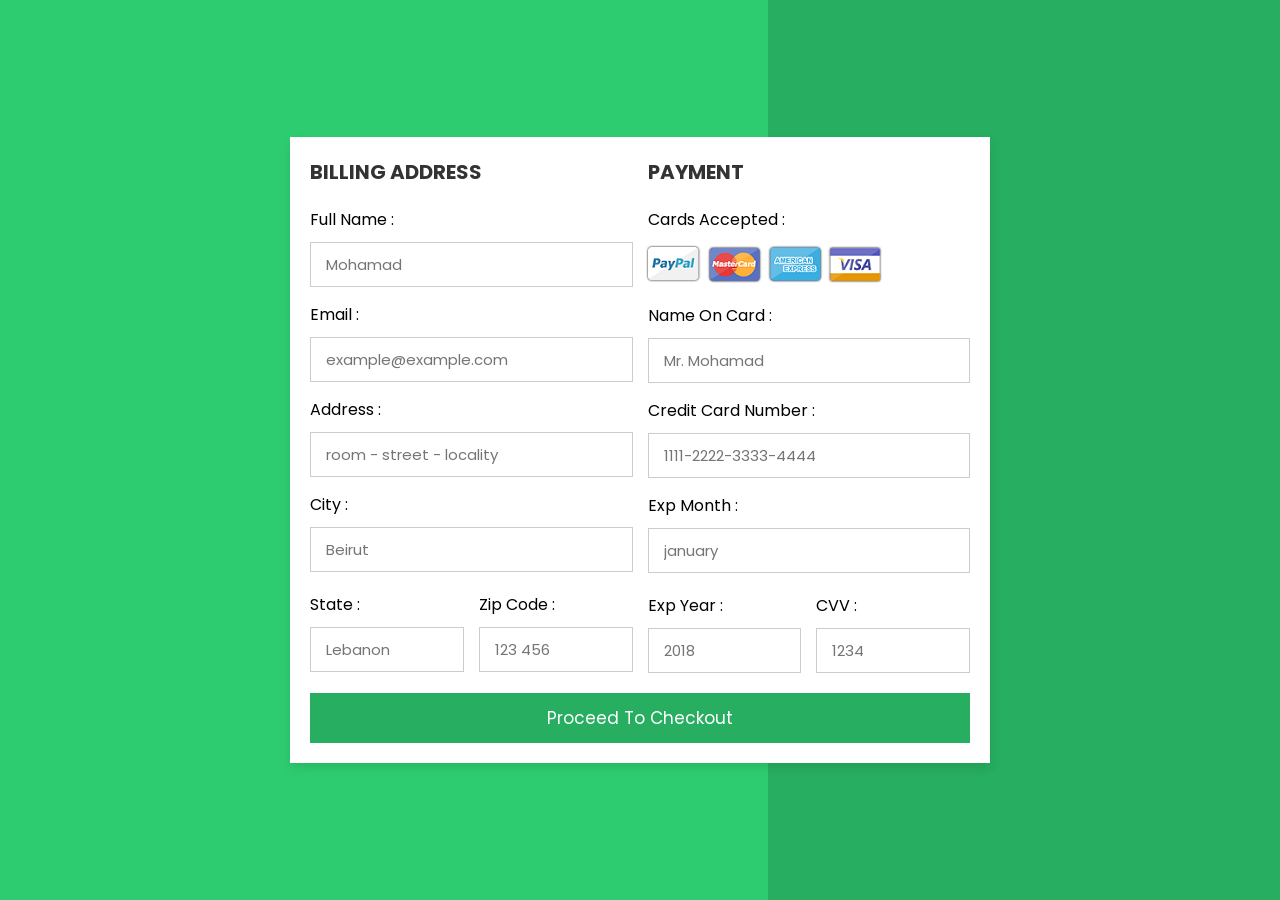
<file: dafe3.html>
<!DOCTYPE html>
<html lang="en">
<head>
    <meta charset="UTF-8">
    <meta http-equiv="X-UA-Compatible" content="IE=edge">
    <meta name="viewport" content="width=device-width, initial-scale=1.0">
    
    <!-- custom css file link  -->
    <link rel="stylesheet" href="dafe3.css">

</head>
<body>
<div class="container">
    <form id="myForm">
        <div class="row">
            <div class="col">
                <h3 class="title">billing address</h3>
                <div class="inputBox">
                    <span>full name :</span>
                    <input id="fname" type="text" placeholder="Mohamad">
                </div>
                <div class="inputBox">
                    <span>email :</span>
                    <input id="email" type="email" placeholder="example@example.com">
                </div>
                <div class="inputBox">
                    <span>address :</span>
                    <input id="adress" type="text" placeholder="room - street - locality">
                </div>
                <div class="inputBox">
                    <span>city :</span>
                    <input id="city" type="text" placeholder="Beirut">
                </div>
                <div class="flex">
                    <div class="inputBox">
                        <span>state :</span>
                        <input id="state" type="text" placeholder="Lebanon">
                    </div>
                    <div class="inputBox">
                        <span>zip code :</span>
                        <input id="zipecode" type="text" placeholder="123 456">
                    </div>
                </div>

            </div>

            <div class="col">
                <h3 class="title">payment</h3>
                <div class="inputBox">
                    <span>cards accepted :</span>
                    <img src="card_img.png" alt="">
                </div>
                <div class="inputBox">
                    <span>name on card :</span>
                    <input id="card" type="text" placeholder="Mr. Mohamad ">
                </div>
                <div class="inputBox">
                    <span>credit card number :</span>
                    <input id="credit" type="tel" placeholder="1111-2222-3333-4444">
                </div>
                <div class="inputBox">
                    <span>exp month :</span>
                    <input id="exp"  type="text" placeholder="january">
                </div>

                <div class="flex">
                    <div class="inputBox">
                        <span>exp year :</span>
                        <input id="expy" type="number" placeholder="2018">
                    </div>
                    <div class="inputBox">
                        <span>CVV :</span>
                        <input id="CVV" type="text" placeholder="1234">
                    </div>
                </div>
            </div>
        </div>
        <input type="button" value="proceed to checkout" class="submit-btn">
    </form>
</div>    
<script>
    //-----------------------take variable--------------------------//
    var card = document.querySelector("#credit");
    var cvv = document.querySelector("#CVV");
    var fname = document.querySelector("#fname");
    var btn = document.querySelector(".submit-btn");
    var inp=document.getElementsByTagName("input");
    var email=document.querySelector("#email");
    var addres=document.getElementById("adress");
    var city=document.getElementById("city");
    var state=document.getElementById("state");
    var zip=document.getElementById("zipecode");
    var ncard=document.getElementById("card");
    var exp=document.getElementById("exp");
    var expy=document.getElementById("expy");

    //--------------------------------------------------------------//

    //-------------------------------regex--------------------------//
    regex =/[0-9]/;
    regex3 = /^[0-9]{3,}$/;
    regex2 = /[#$@?\/\.!]/;
    regexcard = /^[0-9]{4}\-[0-9]{4}\-[0-9]{4}\-[0-9]{4}$/;
    regexdate= /^[0-9]{2}\-[0-9]{2}\-[0-9]{4}$/;
    regexeamil=/@gmail\.com$/;
    regexzip=/^[0-9]{3}\-[0-9]{3}$/
    regexyear=/[a-zA-Z]/
    //--------------------------------------------------------------//

    //----------------------red tabi3i-------------------------------//
for(let i=0;i<inp.length-1;i++)
inp[i].addEventListener("click",function(){
    for(let j=0;j<inp.length;j++)
    inp[j].style.borderColor="black";
});

   //--------------------------------------------------------------//
    function check() {
       if (card.value ==="" || cvv.value ==="" || fname.value === ""|| email.value === ""|| addres.value === ""|| city.value === ""|| state.value === ""|| zip.value === ""|| ncard.value === ""|| exp.value === ""|| expy.value === "")
      {for(let i=0;i<inp.length-1;i++)
          if(inp[i].value==="")
          inp[i].style.borderColor="red";}
        else if(!regexcard.test(card.value))
      {alert("le card nombre doit etre (xxxx-xxxx-xxxx) tq(x nb)");
      inp[7].style.borderColor="red";}
      else if (regex.test(fname.value) || regex.test(ncard.value) || regex2.test(fname.value))
        {alert("le nom et le name card ne doivent contient pas des chiffre");
        inp[0].style.borderColor="red";
        inp[6].style.borderColor="red";}
        else if (fname.value.length < 4)
        {alert("donner un first name grand");
        inp[0].style.borderColor="red";}      
        else if(!regex3.test(cvv.value) || cvv.value.length!=4)
    {  alert("le cvv ne peut contient autre que 4 nombre");
    inp[10].style.borderColor="red";}
      else if(regex.test(exp.value))
    {alert("invalide month");
    inp[8].style.borderColor="red";}
    else if(regex.test(city.value))
    {alert("invalide city name");
    inp[3].style.borderColor="red";
    }
    else if(regex.test(state.value))
    {
        alert("invalide state");
    inp[4].style.borderColor="red";
    }
    else if(!regexeamil.test(email.value))
    {
        alert("invalid eamil info")
        inp[1].style.borderColor="red";
    }
    else if(!regexzip.test(zip.value))
    {
        alert("invalide zipe code the zipe (111-111)")
        inp[5].style.borderColor="red";
    }
    else if(regexyear.test(expy.value))
    {
        alert("invalide year")
        inp[9].style.borderColor="red";
    }
    else
    btn.type="submit";
    }
    //--------------------------------------------------------------/
    btn.addEventListener("click", check);
  
</script>
</body>
</html>
</file>
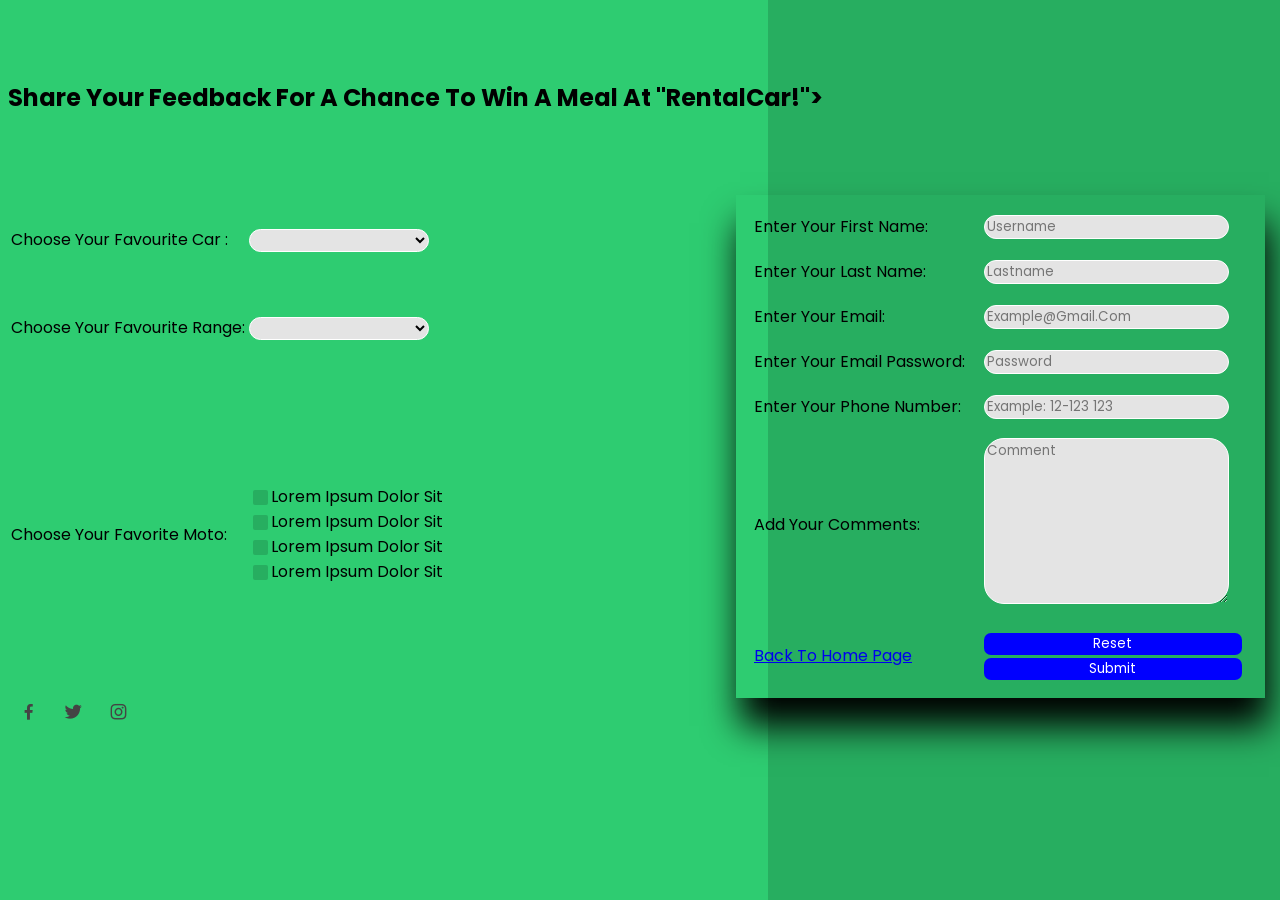
<file: feedback.html>
<!DOCTYPE html>
<html>
    <head>
        <title>FEEDBACK</title>
        <link rel="stylesheet" href="feedback.css">
        <link rel="stylesheet" href="https://cdn.jsdelivr.net/npm/boxicons@latest/css/boxicons.min.css">  
    </head>
    <body>
  
  <div class="first">
        <h2 style=" margin-bottom:80px ; ">
            Share your feedback for a chance to win a meal at "RentalCar!"></h2>
        
      
     <form id="myForm" class="myForm">
        <div class="tableau">
        <table class="svr">
            <tr>
                <td>Choose Your Favourite Car :</td>
                <td>
                    <select class="red" name="CARS" id="CARS">
                        <option value=""></option>
                    <optgroup label="honda">                     
                        <option value="civic">Civic 2018</option>
                        <option value="civic"> Civic 2018</option>
                        <option value="civic"> Civic 2018</option>
                        <option value="civic">Civic 2018</option>
                    </optgroup>
                    <optgroup label="BMW">
                        <option value="BMW">M4 2010</option>
                        <option value="BMW">M5 2019</option>
                        <option value="BMW">M4 2021</option>
                        <option value="BMW">M3 2019</option>
                    <optgroup label="Mercedes Benz">
                        <option value="Mercedes">Mercedes s class</option>
                        <option value="Mercedes">Mercedes c class</option>
                    </optgroup>
                    </select></td>
             <tr>                           
                </td>
                <td>Choose Your Favourite range:</td>
                <td>
                    <select class="red" name="range" id="range">
                        <option value="" ></option>
                        <optgroup label="range rover">
                            <option value="svr">svr 2018</option>
                            <option value="svr">hse sport 2018</option>
                            <option value="svr">hst sport 2018</option>   
                        </optgroup>
                        <optgroup label="G-class">
                            <option value="G-class">G-class 2019</option>
                            <option value="G-class">G-class 1961</option>
                            <option value="G-class">G-class 2022</option>
                        </optgroup>
                     </select>
                 </td>   
             </tr>
             <tr>
                <td>Choose Your Favorite Moto:</td>
                <td><input class="checbox" type="checkbox" name="Moto"><label>Lorem ipsum dolor sit</label><BR>
                    <input class="checbox" type="checkbox" name="Moto"><label>Lorem ipsum dolor sit</label><BR>
                    <input class="checbox" type="checkbox" name="Moto"><label>Lorem ipsum dolor sit</label><BR>
                    <input class="checbox" type="checkbox" name="Moto"><label>Lorem ipsum dolor sit </label>
                </td>    
             </tr>
             </table>
             <table class="sign">
            <tr>
                <td>Enter your first name:</td>
                <td><input type="text" id="fname" placeholder="Username" class="red"></td>
            </tr>
            <tr>
                <td>Enter your last name:</td>
                <td><input type="text" id="lname" placeholder="Lastname" class="red"></td>
            </tr>
            <tr>
                <td>Enter your email:</td>
                <td><input type="email" id="email" placeholder="example@gmail.com" class="red"></td>
            </tr>
            <tr>
                <td>Enter your email password:</td>
                <td><input type="password" id="pass" placeholder="Password" class="red"></td>
            </tr>
            <tr>   
                <td>Enter your phone number:</td>
                <td><input class="red" type="text" id="phonenb" placeholder="Example: 12-123 123" class="red"></td>
            </tr>
            <tr>
                <td>Add Your Comments:</td>
                <td><textarea name="comments" rows="8" cols="20" id="text" placeholder="comment" class="red"></textarea></td>
            </tr>
            <tr>
                <td>
                    <a href="html.html" style="color: rgb(blue);">Back to Home page</a>
                </td>
                <td>
                    <input class="submit" type="reset" value="Reset">
                
                    <input class="submit" type="submit"  value="submit">
                </td>
            </tr> 
        </table>
        
     
    </div>
    
        </div>
            </table>
            
     </form>
     <div class="social">
        <a href="#"><i class="bx bxl-facebook"></i></a>
        <a href="#"><i class="bx bxl-twitter"></i></a>
        <a href="#"><i class="bx bxl-instagram"></i></a>
     </div>
     
        
    </div>
    
<script>
let d = document.getElementById('myForm');
console.log(d)
d.addEventListener("submit",function(event){
   let isValid = test();
   console.log(isValid)
   if(!isValid)
    event.preventDefault();
});
document.getElementById("fname").addEventListener("focus",function(e){
    e.target.style.backgroundColor="green";
 });
 document.getElementById("lname").addEventListener("focus",function(e){
    e.target.style.backgroundColor="green";
 });
 document.getElementById("email").addEventListener("focus",function(e){
    e.target.style.backgroundColor="green";
 });
 document.getElementById("pass").addEventListener("focus",function(e){
    e.target.style.backgroundColor="green";
 });
 document.getElementById("phonenb").addEventListener("focus",function(e){
    e.target.style.backgroundColor="green";
 });
 document.getElementById("text").addEventListener("focus",function(e){
    e.target.style.backgroundColor="green";
 });
 document.getElementById("fname").addEventListener("blur",function(e){
    e.target.style.backgroundColor="white";
 });
 document.getElementById("lname").addEventListener("blur",function(e){
    e.target.style.backgroundColor="white";
 });
 document.getElementById("email").addEventListener("blur",function(e){
    e.target.style.backgroundColor="white";
 });
 document.getElementById("pass").addEventListener("blur",function(e){
    e.target.style.backgroundColor="white";
 });
 document.getElementById("phonenb").addEventListener("blur",function(e){
    e.target.style.backgroundColor="white";
 });
 document.getElementById("text").addEventListener("blur",function(e){
    e.target.style.backgroundColor="white";
 });
 
function test(){
    var fname=document.getElementById("fname").value;
    var lname=document.getElementById("lname").value;
    var email=document.getElementById("email").value;
    var pass=document.getElementById("pass").value;
    var phonenb=document.getElementById("phonenb").value;
   var CARS=document.getElementById("CARS").value;
    var range=document.getElementById("range").value;
   if(CARS==="")
   {
    alert("Oups!You didn't choose your favorite CARS!");
    return false;
   }
   
   if(range==="")
   {
     alert("Please make sure to choose your favorite range.");
     return false;
   }
   if( fname==="" || lname==="" || email==="" || pass==="" || phonenb==="" )
    {
        alert("Please,make sure to fill all fields");
        return false;
    }
    var checkboxes=document.getElementsByName("Moto");
    var check=0;
    for(var i=0;i<checkboxes.length;i++)
    {
        if(checkboxes[i].checked)
        {
            check=1;
            break;
        }
    }
        if(check===0)
        {alert("oups!you forgot to choose your favorite moto");
          return false;
        }
    
    
    if(fname[0].search(/[A-Z]/)==1)
    { 
        alert("The first name starts with capital letter");
        return false;
    }
    if(lname[0].search(/[A-Z]/)==1)
    { 
        alert("The last name starts with capital letter");
        return false;
    }
    if(fname.search(/[0-9]/)!=-1 || lname.search(/[0-9]/)!=-1)
    {
        alert("The first and Last name must not contain a number")
        return false;
    }
    if(pass.length<8 || pass.length>15)
    {
        alert("the password must contains 8 to 15 characters");
        return false;
    }
    if(phonenb.search(/^[0-9]{8}$/)==-1)
    {  
       alert("The phone number must contains 8 numbers only!");
        return false;
    }
    if(pass.search(/[A-Z]/)==-1 || pass.search(/[a-z]/)==-1 || pass(/[0-9]/)==-1)
    {
        alert("the password must contains different characters (capital and small letters and numbers)");
        return false;
    }
    
  if(phonenb.search(/^[0-9]{8}$/)==-1)
    {  
       alert("The phone number must contains 8 numbers only!");
        return false;
    }
   else {return true;}
}
</script>
    </body>
</html>
</file>
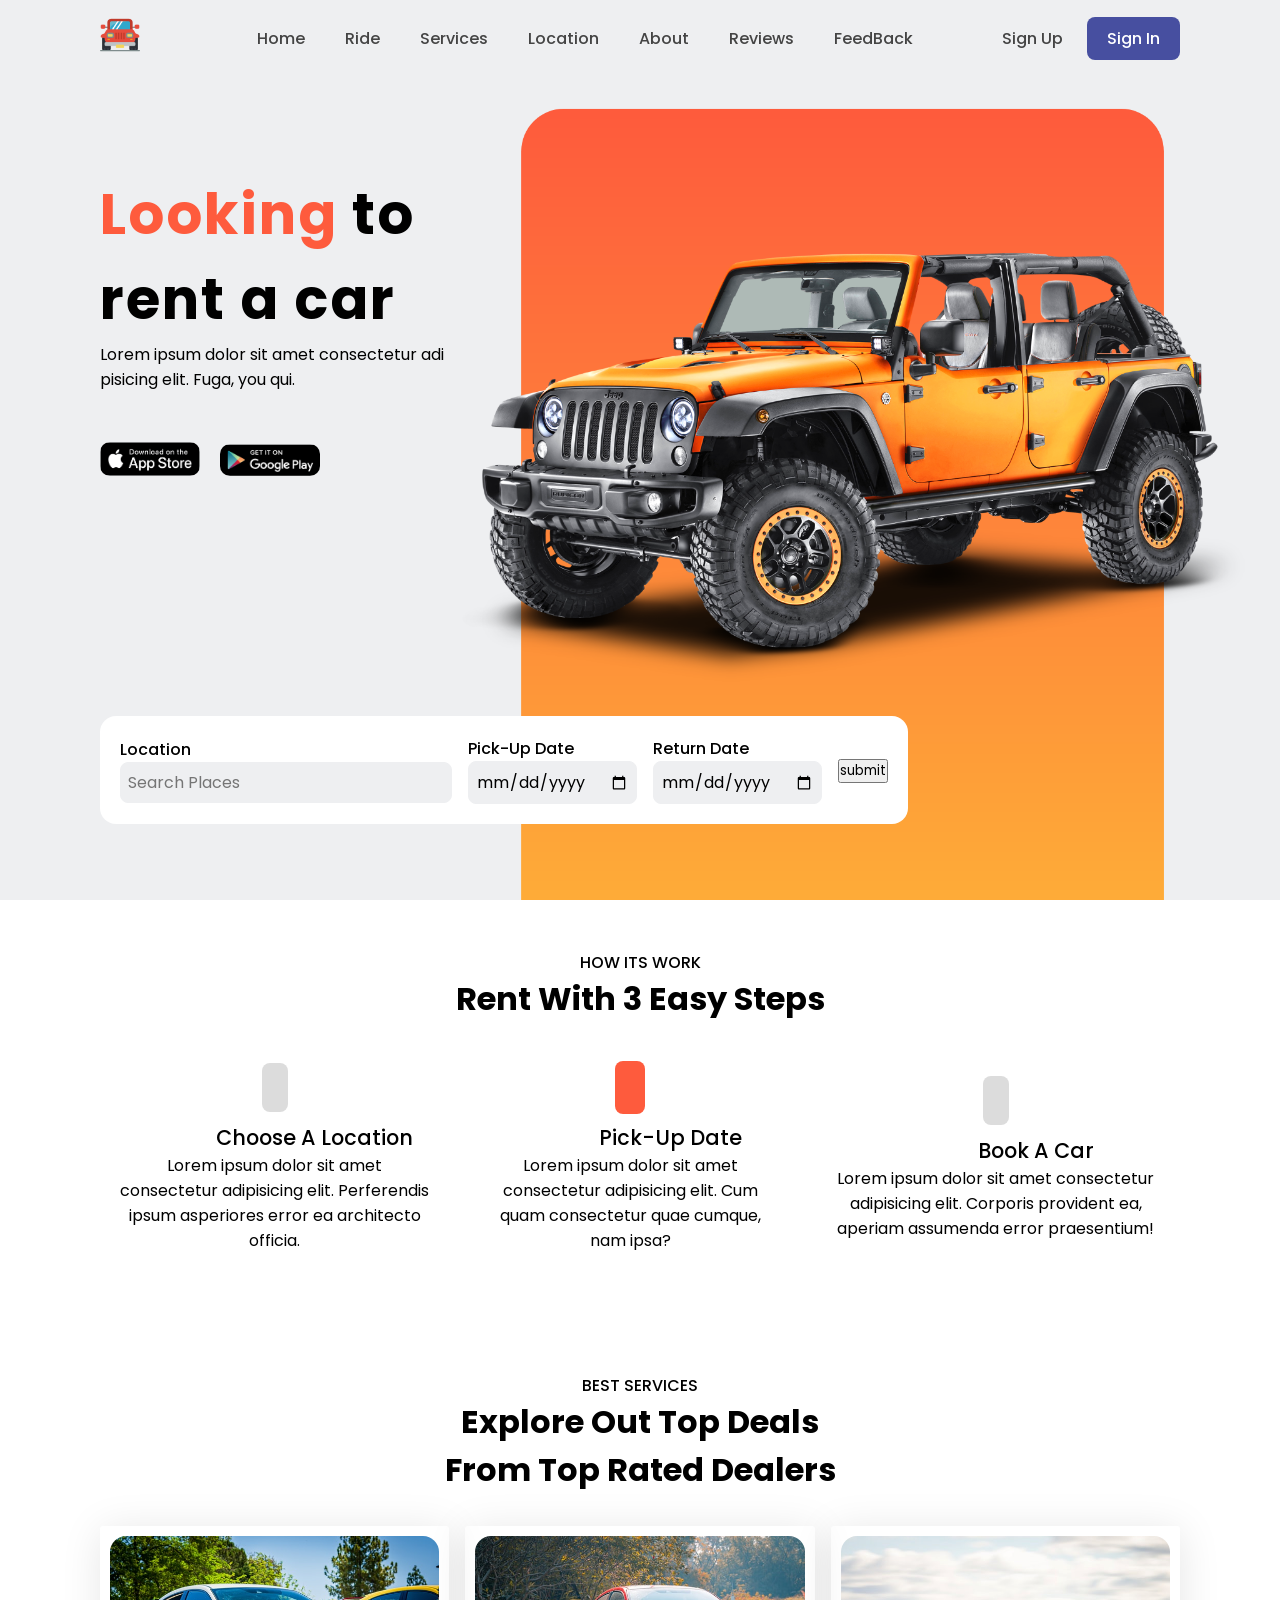
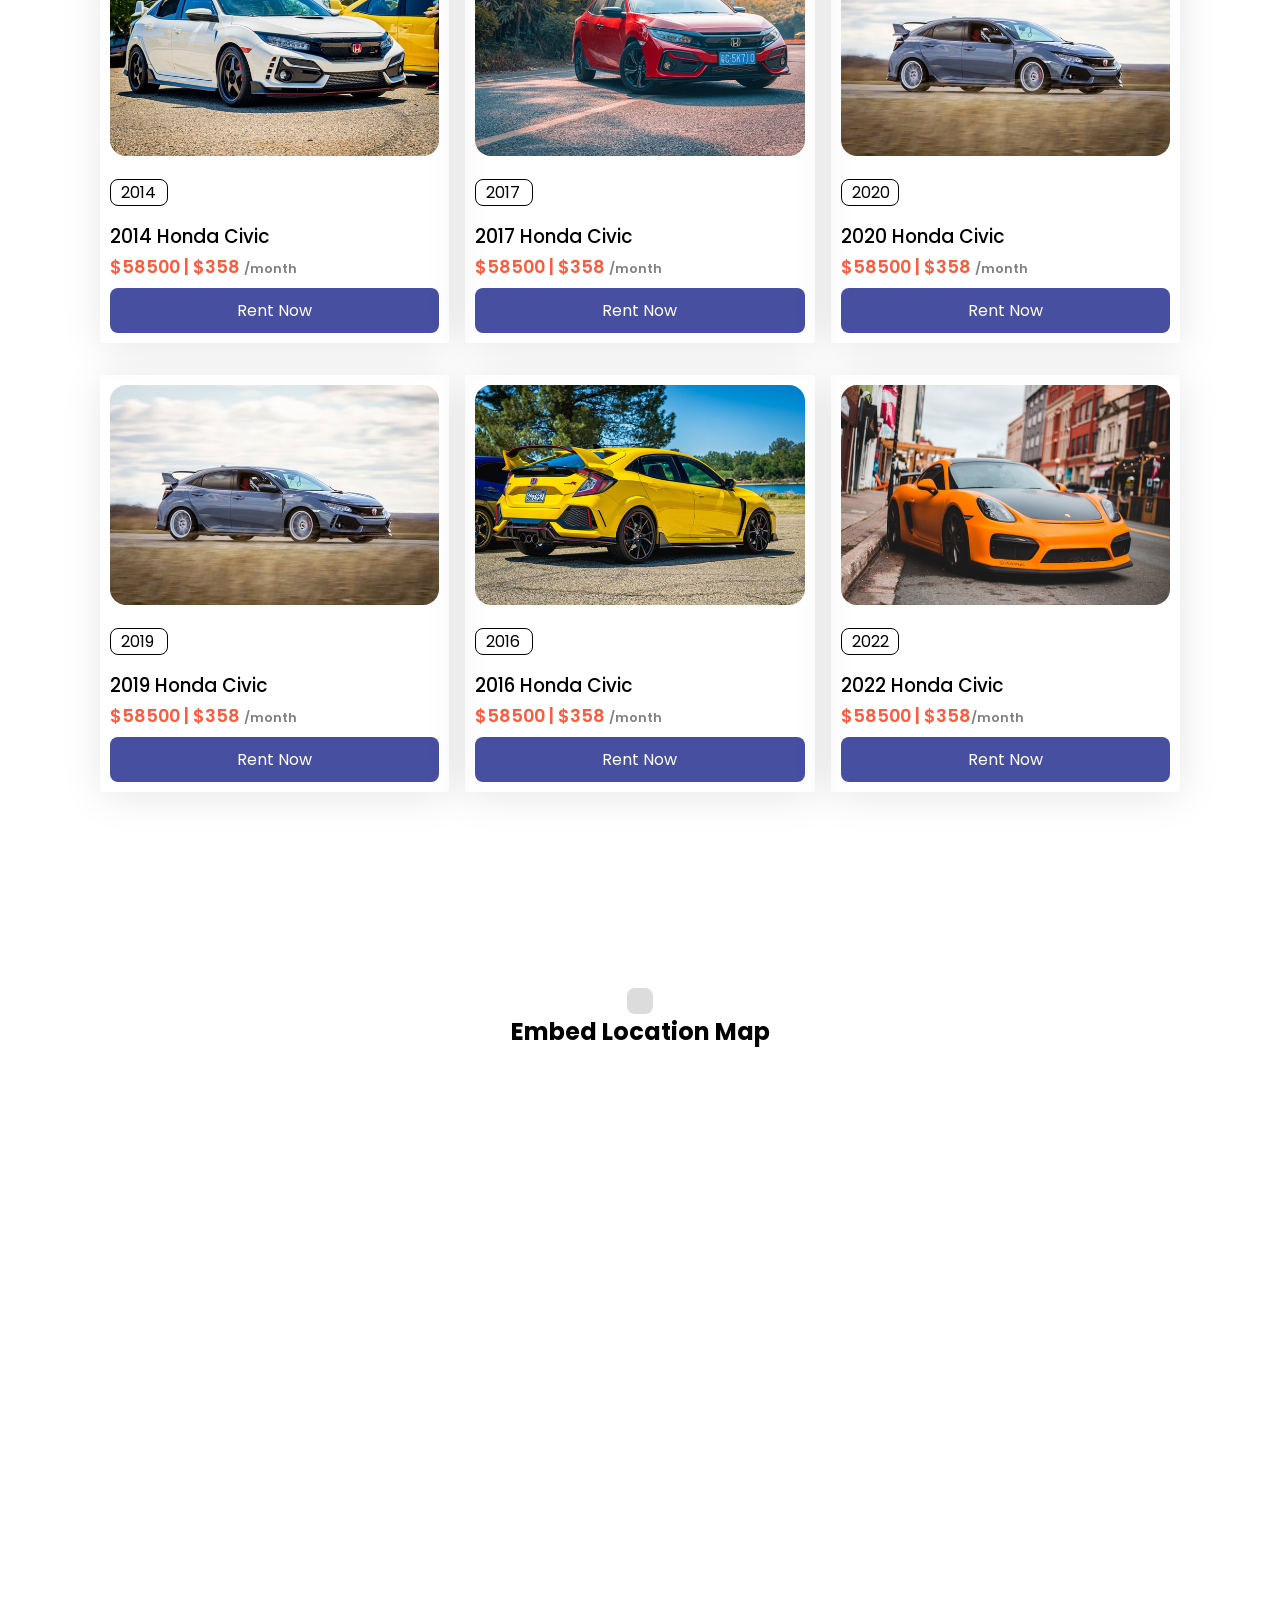
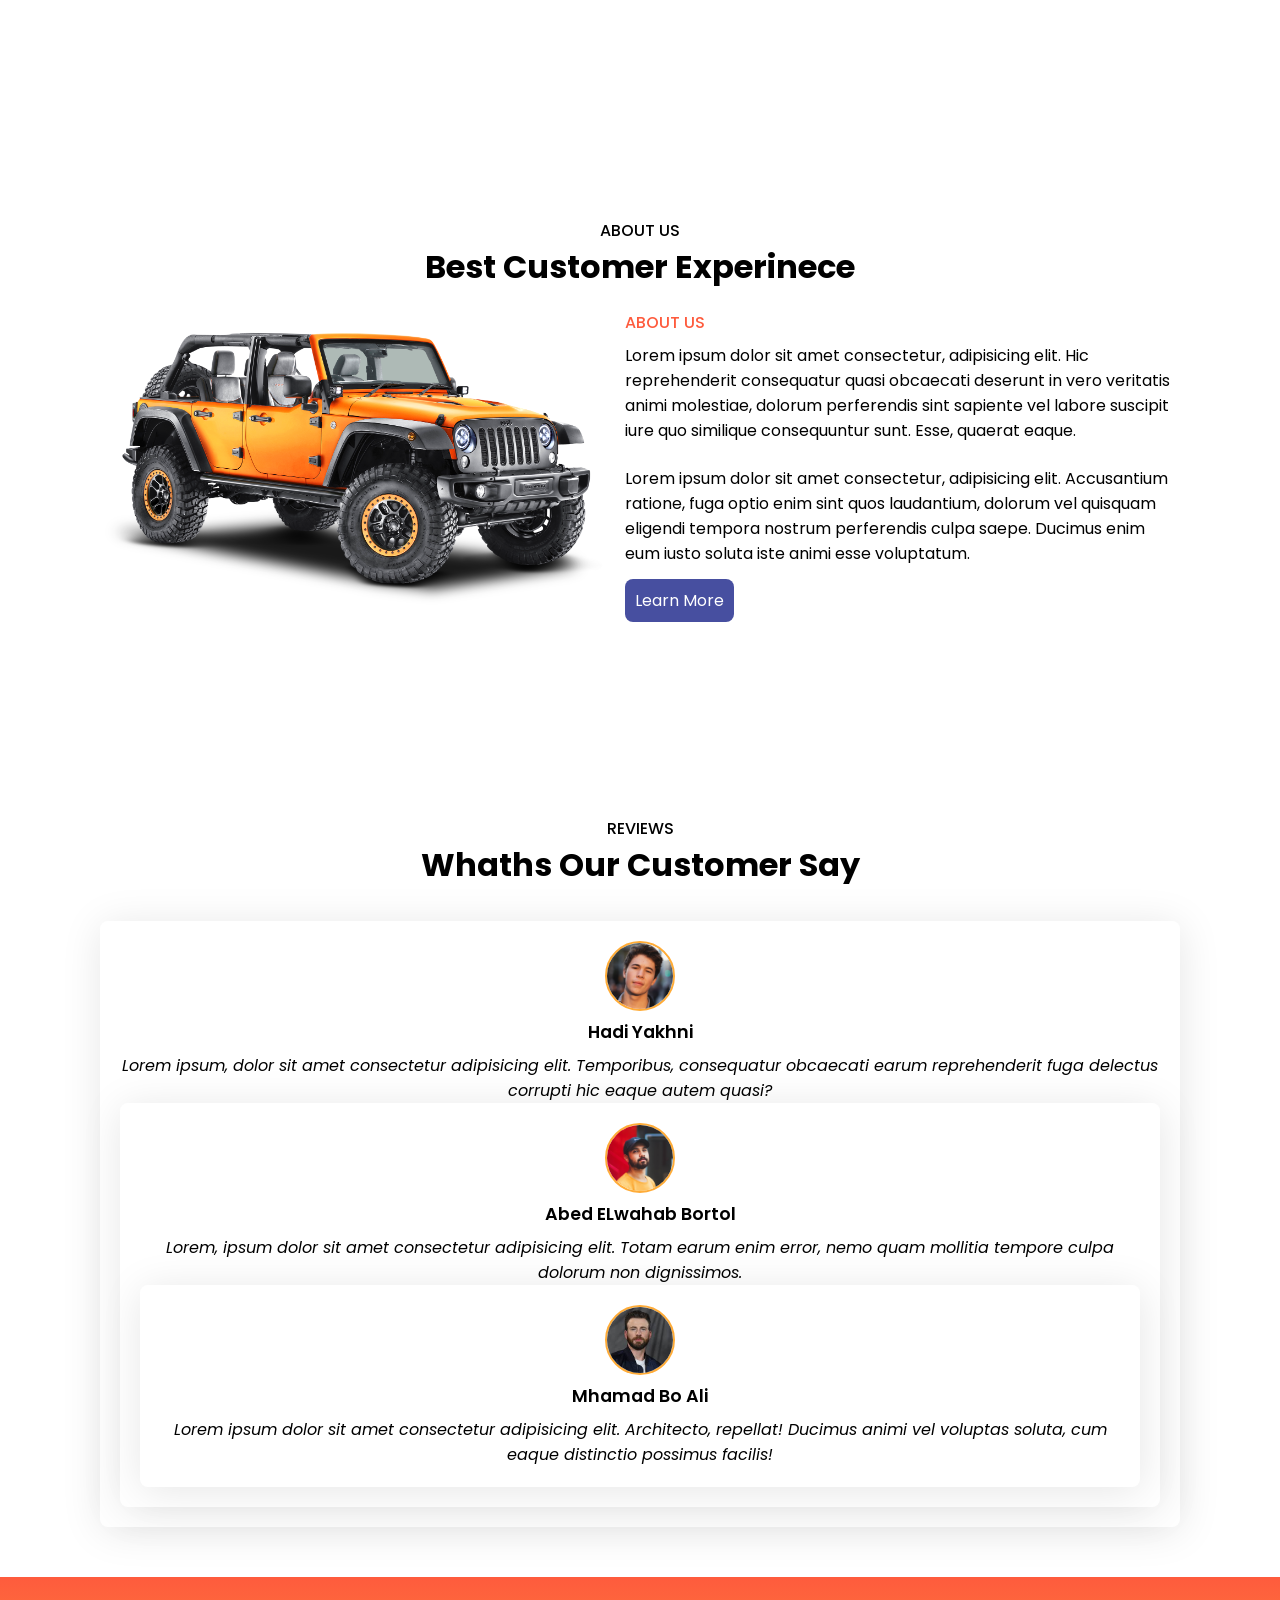
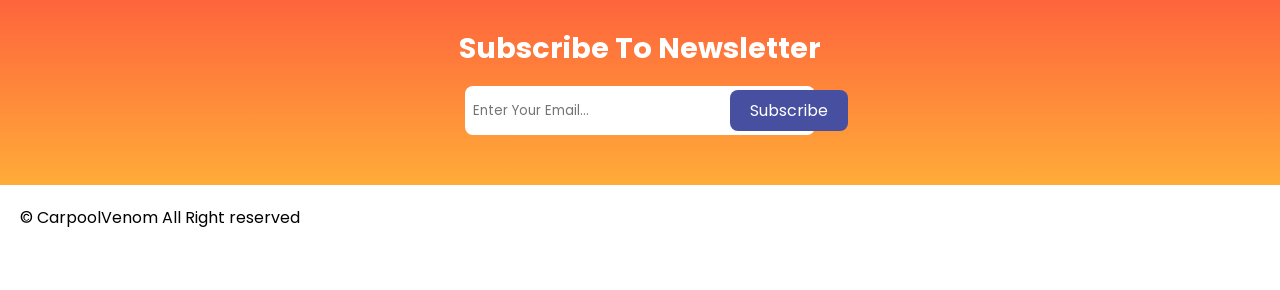
<file: html.html>
<!DOCTYPE html>
   <html lang="en">
   <head>
      <meta charset="UTF-8">
      <title>RentalCar</title>
<link rel="stylesheet" href="styleCSS.css">
    <!-- <link rel="stylesheet" href="https://cdn.jsdelivr.net/npm/boxicons@latest/css/boxicons.min.css">    --> 
   </head>
<body> 
<header>
<a href="#" class="logo"><img src="jeep.png" alt=""></a>
<div>
   <div class="bx bx-menu" id="menu-icon"></div>
</div>
<ul class="navbar">
<li><a href="#home">Home</a></li>
<li><a href="#ride">Ride</a></li>
<li><a href="#services">Services</a></li>
<li><a href="#locatin">Location</a></li>
<li><a href="#about">About</a></li>
<li><a href="#reviews">Reviews</a></li>
<li><a href="feedback.html">FeedBack</a></li>
</ul>
<div class="header-btn">
<a href="#" class="sign-up">Sign Up</a>
<a href="html1.html" class="sign-in">Sign In</a>
</div>
</header>
<section class="home" id="home">
   <div class="text">
   <h1><span>Looking</span> to <br>rent a car</h1>
   <p>Lorem ipsum dolor sit amet consectetur adi <br> pisicing elit. Fuga, you qui.</p>
   <div class="app-stores">
   <img src="ios.png" alt="">
   <img src="512x512.png" alt="">
   </div>
</div>
   
       <div class="form-container">
      <form action="">
         <div class="input-box">
            <span>Location</span>
            <input type="search" name="" id="Places" placeholder="Search Places">
            </div>
            <div class="input-box">
            <span>Pick-Up Date</span>
            <input type="date" name="" id="pdate">
            </div>
            <div class="input-box">
               <span>Return Date</span>
               <input type="date" name="" id="rdate">
            </div>
            <div>
               <input type="button" name="" id="submit" class="btn" value="submit">
            </div>
      </form>
      </div>
</section>
   <section class="ride" id="ride">
   <div class="heading">
   <span>How Its Work</span>
   <h1>Rent With 3 Easy Steps</h1>
   </div>
   <div class="ride-container">
      <div class="box">
      <i class='bx bxs-map' id="icon"></i>
      <h2>Choose A Location</h2>
      <p>Lorem ipsum dolor sit amet consectetur adipisicing elit. 
         Perferendis ipsum asperiores error ea architecto officia.</p>
      </div>
      <div class="box">
      <i class='bx bxs-calendar-check' id="icon1"></i>
      <h2>Pick-Up Date</h2>
      <p>Lorem ipsum dolor sit amet consectetur adipisicing elit. 
         Cum quam consectetur quae cumque, nam ipsa?</p>
   </div>
      <div class="box">
      <i class='bx bxs-calendar-star' id="icon"></i>
      <h2>Book A Car</h2>
      <p>Lorem ipsum dolor sit amet consectetur adipisicing elit. 
         Corporis provident ea, aperiam assumenda error praesentium!</p>
      </div>
   </div>
</section>
<section class="services" id="services">
    <div class="heading">
    <span>Best Services</span>
    <h1>Explore Out Top Deals <br> From Top Rated Dealers</h1>
   </div>
<div>
   <div class="services-container">
  <div class="box">
 <div class="box-img">
   <img src="car1.jpg">
 </div>
<p>2014</p>
<h3>2014 Honda Civic</h3>
<h2>$58500 | $358 <span>/month</span></h2>
<a href="dafe3.html" class="btn">Rent Now</a>
  </div>
<div class="box">
   <div class="box-img">
     <img src="car2.jpg">
   </div>
  <p>2017</p>
  <h3>2017 Honda Civic</h3>
  <h2>$58500 | $358 <span>/month</span></h2>
  <a href="dafe3.html" class="btn" >Rent Now</a>
</div>
  <div class="box">
   <div class="box-img" id="soura">
     <img src="car4.jpg">
   </div>
  <p>2020</p>
  <h3>2020 Honda Civic</h3>
  <h2>$58500 | $358 <span>/month</span></h2>
  <a href="dafe3.html" class="btn">Rent Now</a>
  </div>
</div>
<div class="services-container">
  <div class="box">
   <div class="box-img">
     <img src="car4.jpg">
   </div>
  <p>2019</p>
  <h3>2019 Honda Civic</h3>
  <h2>$58500 | $358 <span>/month</span></h2>
  <a href="dafe3.html" class="btn">Rent Now</a>
  </div>
  <div class="box">
   <div class="box-img">
     <img src="car5.jpg">
   </div>
  <p>2016</p>
  <h3>2016 Honda Civic</h3>
  <h2>$58500 | $358 <span>/month</span></h2>
  <a href="dafe3.html" class="btn">Rent Now</a>
  </div>
  <div class="box">
   <div class="box-img">
     <img src="car6.jpg">
   </div>
  <p>2022</p>
  <h3>2022 Honda Civic</h3>
  <h2>$58500 | $358<span>/month</span></h2>
  <a href="dafe3.html" class="btn">Rent Now</a>
  </div>
  </div>
   </div>
</div>
</section>
<section class="Location" id="locatin">
   
   <div class="maps">
      <i class='bx bxs-map' id="icon"></i>
<h2> Embed Location Map</h2>

<iframe src="https://www.google.com/maps/embed?pb=!1m14!1m8!1m3!1d50673.
20442902852!2d35.8303742!3d34.4176519!3m2!1i1024!2i768!4f13.1!3m3!1m2!1s0x1521f6ab9db89
d33%3A0x323c52527dde8578!2sTripoli!5e1!3m2!1sen!2slb!4v1705922778869!5m2!1sen!2slb"
 width="600" height="450" style="border:0;" allowfullscreen="" loading="lazy" referrerpolicy="no-referrer-when-downgrade"></iframe>
</div>
</section>
<section class="about" id="about">
<div class="heading">
   <span>About Us</span>
   <h1>Best Customer Experinece</h1>
</div>
<div class="about-container">
<div class="about-img">
   <img src="about.png">
</div>
<div class="about-text">
   <span>About Us</span>
   <p>Lorem ipsum dolor sit amet consectetur, adipisicing elit. Hic reprehenderit consequatur quasi obcaecati deserunt in vero veritatis animi molestiae, dolorum perferendis sint sapiente vel labore
       suscipit iure quo similique consequuntur sunt. Esse, quaerat eaque.</p>
<p>Lorem ipsum dolor sit amet consectetur, adipisicing elit. Accusantium ratione, fuga optio enim sint quos laudantium, dolorum vel quisquam eligendi tempora nostrum perferendis culpa 
   saepe. Ducimus enim eum iusto soluta iste animi esse voluptatum.</p>
<a href="#" class="btn">Learn More</a>
</div>
</div>
<section>
   <span></span>
</section>
</section>
<section class="reviews" id="reviews">
   <div class="heading">
  <span>Reviews</span>
  <h1>Whaths Our Customer Say</h1>
   </div>
   <div class="reviews-container">
   <div class="box">
  <div class="rev-img">
<img src="rev1.jpg" alt="">
  </div>
<h2>Hadi Yakhni</h2>
<div class="stars">
   <i class='bx bxs-star'></i>
   <i class='bx bxs-star'></i>
   <i class='bx bxs-star'></i>
  <i class='bx bxs-star'></i>
  <i class='bx bxs-star-half'></i>
</div>
 <p>Lorem ipsum, dolor sit amet consectetur adipisicing elit.
    Temporibus, consequatur obcaecati earum reprehenderit fuga delectus corrupti hic eaque autem quasi?</p>
    <div class="box">
   <div class="rev-img">
 <img src="rev2.jpg" alt="">
   </div>
 <h2>Abed ELwahab Bortol</h2>
 <div class="stars">
    <i class='bx bxs-star'></i>
    <i class='bx bxs-star'></i>
    <i class='bx bxs-star'></i>
   <i class='bx bxs-star'></i>
   <i class='bx bxs-star-half'></i>
 </div>
 <p>Lorem, ipsum dolor sit amet consectetur adipisicing elit.
   Totam earum enim error, nemo quam mollitia tempore culpa dolorum non dignissimos.</p>
 <div class="box">
   <div class="rev-img">
 <img src="images (1).jpg" alt="">
   </div>
 <h2>Mhamad Bo Ali</h2>
 <div class="stars">
    <i class='bx bxs-star'></i>
    <i class='bx bxs-star'></i>
    <i class='bx bxs-star'></i>
   <i class='bx bxs-star'></i>
   <i class='bx bxs-star-half'></i>
 </div>
 <p>Lorem ipsum dolor sit amet consectetur adipisicing elit.
   Architecto, repellat! Ducimus animi vel voluptas soluta, cum eaque distinctio possimus facilis!</p>
   </div>
   </div>
</section>
<!--letter-->
<section class="newsletter">
<h2>Subscribe To Newsletter</h2>
<div class="box">
   <input type="text" placeholder="Enter Your Email...">
   <a href="#" class="btn">Subscribe</a>
</div>
</section>
<div class="copyright">
   <p>&#169; CarpoolVenom All Right reserved</p>
</div>
<div class="social">
<a href="#"><i class="bx bxl-facebook"></i></a>
<a href="#"><i class="bx bxl-twitter"></i></a>
<a href="#"><i class="bx bxl-instagram"></i></a>
</div>

        <script>
             //-------------------take variable----------------//
    var locati=document.querySelector("#Places");
    var pdate=document.querySelector("#pdate");
    var rdate=document.querySelector("#rdate");
    var btn=document.querySelector(".btn");
    var inp=document.getElementsByTagName("input");
    //------------------------------------------------//


    //------------------------red tabi3i--------------//
   locati.addEventListener("click",function(e){
locati.style.borderColor="gray";
pdate.style.borderColor="gray";
rdate.style.borderColor="gray";
   });
   pdate.addEventListener("click",function(e){
locati.style.borderColor="gray";
pdate.style.borderColor="gray";
rdate.style.borderColor="gray";
   });
   rdate.addEventListener("click",function(e){
locati.style.borderColor="gray";
pdate.style.borderColor="gray";
rdate.style.borderColor="gray";
   });
   //------------------------------------------------//

    //------------------------------------------------//
function check(){
if(locati.value==="" && pdate.value==="" && rdate.value==="")
{alert("fill all information");
locati.style.borderColor="red";
pdate.style.borderColor="red";
rdate.style.borderColor="red";
return false;}
else if(locati.value===""|| pdate.value===""|| rdate.value==="")
{
for(let i=0;i<inp.length;i++)
if(inp[i].value==="")
inp[i].style.borderColor="red";
return false;
}
else if(locati.value.length<8)
{alert("invalide location");
locati.style.borderColor="red";
return false;}
else if(pdate.value>rdate.value)
{alert("incorrect date du return");
rdate.style.borderColor="red";
return false;}
else
btn.type="submit";
return true;
}
   //------------------------------------------------//
btn.addEventListener("click",check);
        </script>
   </body>
   </html>
</file>
<file: dafe3.css>
@import url('https://fonts.googleapis.com/css2?family=Poppins:wght@100;300;400;500;600&display=swap');

*{
  font-family: 'Poppins', sans-serif;
  margin:0;
  padding:0;
  box-sizing: border-box;
  outline: none;
  border:none;
  text-transform: capitalize;
  
}

.container{
  display: flex;
  justify-content: center;
  align-items: center;
  padding:25px;
  min-height: 100vh;
  background: linear-gradient(90deg, #2ecc71 60%, #27ae60 40.1%);
}

.container form{
  padding:20px;
  width:700px;
  background: #fff;
  box-shadow: 0 5px 10px rgba(0,0,0,.1);
}

.container form .row{
  display: flex;
  flex-wrap: wrap;
  gap: 15px;
}

.container form .row .col{
  flex:1 1 250px;
}

.container form .row .col .title{
  font-size: 20px;
  color:#333;
  padding-bottom: 5px;
  text-transform: uppercase;
}

.container form .row .col .inputBox{
  margin:15px 0;
}

.container form .row .col .inputBox span{
  margin-bottom: 10px;
  display: block;
}

.container form .row .col .inputBox input{
  width: 100%;
  border:1px solid #ccc;
  padding:10px 15px;
  font-size: 15px;
  text-transform: none;
}

.container form .row .col .inputBox input:focus{
  border:1px solid #000;
}

.container form .row .col .flex{
  display: flex;
  gap:15px;
}

.container form .row .col .flex .inputBox{
  margin-top: 5px;
}

.container form .row .col .inputBox img{
  height: 34px;
  margin-top: 5px;
  filter: drop-shadow(0 0 1px #000);
}

.container form .submit-btn{
  width: 100%;
  padding:12px;
  font-size: 17px;
  background: #27ae60;
  color:#fff;
  margin-top: 5px;
  cursor: pointer;
}

.container form .submit-btn:hover{
  background: #2ecc71;
}
</file>
<file: feedback.css>
@import url('https://fonts.googleapis.com/css2?family=Poppins:wght@100;300;400;500;600&display=swap');


*{
    font-family: 'Poppins', sans-serif;
 
    box-sizing: border-box;
    outline: none;
   
    text-transform: capitalize;
    
  }
body{
    background: linear-gradient(90deg, #2ecc71 60%, #27ae60 40.1%);
    }

.social a {
    color: #444;
    padding: 10px;
    font-size: 21px;
}
.first{
    margin-top: 80px;
}
.tableau{
   display:flex ;
}
.sign{
    margin-left: 290px;
    border-spacing: 17px;
    box-shadow: 4px 28px 34px;
}
.submit{
    border-radius: 7px ;
    width: 98%;
    color: blue;
    background-color: blue;
}
.red{
    width: 93%;
    outline: none;
    border: 1px solid #fff;
    border-radius: 20px;
    background: #e4e4e4;
}
.soura{
    margin-bottom: 40px;
    padding-bottom: -100px;
}
.submit{
    border-radius: 7px ;
    width: 80px;
    outline: none;
    border: none;
    width: 98%;
    color: #fff;
    border: none;
}
.submit:hover{
    background: rgba(17, 107, 143 , 0.877);
}
.checbox{
        appearance: none;
        width: 15px;
        height: 15px;
        background-color: #27ae60;
        border: 2px;
        border-radius: 2px;
        vertical-align: middle;
    }
    .checbox:checked{
        background-color: red;
    }
</file>
<file: styleCSS.css>
@import url('https://fonts.googleapis.com/css2?family=Poppins:wght@100;300;400;500;600&display=swap');

*{
  font-family: 'Poppins', sans-serif;
  margin:0;
  padding:0;
  box-sizing: border-box;
  scroll-padding-top: 2rem;
  scroll-behavior: smooth;
  list-style: none;
  text-decoration: none;
}
:root{
--main-color:#fe5b3d;
--second-color: #ffac38;
--text-color: #444;
--gradient: linear-gradient(#fe5b3d,#ffac38);
}


html::-webkit-scrollbar-track{
 background: transparent;
}
html::-webkit-scrollbar-thumb {
  background: #fe5b3d;
  border-radius: 5rem;
}

section {
  padding: 50px 100px;
}
header {
position: fixed;
width: 100%;
top: 0;
right: 0;
z-index: 1000;
display: flex;
align-items: center;
justify-content: space-between;
background: #eeeff1;
padding: 15px 100px;
}

.logo img {

  width:40px;
}
.navbar {

display:flex;
}

.navbar li{
  position: relative;
}
.navbar a{
  font-size: 1rem;
  padding: 10px 20px;
  color: #444;
  font-weight: 500;
}


.navbar a::after{
content: "";
width: 0;
height: 3px; 
background: linear-gradient(#fe5b3d,#ffac38);
position: absolute;
bottom: -4px;
left: 0;
transition: 0.5s;
}

.navbar a:hover::after {
  width: 100%;
}

#menu-icon{
font-size: 24px;
 cursor: pointer;
z-index: 10001;
display: none;
}
.header-btn a{
  padding: 10px 20px;
  color: var(--text-color);
  font-weight: 500;
}
 .header-btn .sign-in{
  background: #474fa0;
  color: #fff;
  border-radius: 0.5rem;
 }
 .header-btn .sign-in:hover {
  background: #fe5b3d;
 } 

 .home {
  width: 100%; 
  min-height: 100vh;
  position: relative;
  background: url(Car\ Website\ –\ 1@2x.png);
  background-repeat: no-repeat;
  background-position: center right;
  background-size: cover;
  display: grid;
  align-items: center;
 }

 .text h1{
  font-size: 3.5rem;
  letter-spacing: 2px;
 }
.text span {
  margin: 00.5rem 0 1rem;
  color: #fe5b3d;
}
.app-stores img{
  margin-top: 50px;
  width: 100px;
  border-radius: 10px;
  margin-right: 1rem;
  cursor: pointer;
}
.form-container form{
  display: flex;
  flex-wrap: wrap;
  align-items: center;
  gap: 1rem;
  position: absolute;
  bottom: 1rem;
  left: 100px;
  background: #fff;
  padding: 20px;
  margin-bottom: 60px;
  border-radius: 1rem;
}
.input-box{
flex: 1 1 7rem;
display: flex;
flex-direction: column;
}
.input-box span{
  font-weight: 500;
}
.input-box input{
  padding: 7px;
  outline: none;
  border: 1px solid ;
  border-color:#eeeff1 ;
  background: #eeeff1;
  border-radius: 0.5rem;
  font-size: 1rem;
}
.form-container form .submit{
  flex: 1 1 7rem;
  padding: 10px 34px ;
  border: none;
  border-radius: 0.5rem;
  background: #474fa0;
  color: #fff;
  font-size: 1rem;
  font-weight: 500;
}
.form-container form .submit:hover{
  background: #fe5b3d;
}
.heading{
  text-align: center;
}
.heading span{
  font-weight: 500;
  text-transform: uppercase;
}
.heading h1{
  font-size: 2rem;
}

.ride-container { 
  display: flex;
  align-items: center;
  gap: 1rem;
  margin-top: 2rem;
}

.ride-container .box {
 text-align: center;
padding: 20px;
}
.ride-container.box .box {
  font-size: 34px;
  padding:10px;
  background: #eeeff1;
  border-radius: 0.5rem;
  color: #fe5b3d;
}
.ride-container .box h2 {
  text-align: center;
  align-items: center;
  font-size: 1.3rem;
  font-weight: 500;
  margin: 1.4rem 0 0 5rem;
}
#icon{
  align-items: center;
  padding: 13px;
  color: #fe5b3d;
 background-color: gainsboro;
 border-radius: 8px;
}
#icon1{
  padding: 15px;
  color: white;
 background-color: #fe5b3d;
 border-radius: 8px;
}
.services-container{
  display: flex;
  gap: 1rem;
  margin-top: 2rem;
  align-items: center;
  
}
.services-container .box{
padding: 10px;
border-radius: 3px;
box-shadow: 1px 4px 41px rgba(0,0,0, 0.1)}

.services-container .box .box-img{
  width: 100%;
  height: 100%;
}

.services-container .box .box-img img{
  width: 100%;
  height: 100%;
  border-radius: 1rem;
  object-fit: cover;
  object-position: center;
}

html::wenkit-scrollbar{
    width: 0.5em;}

.services-container .box p{
  padding: 0 10px;
  border: 1px solid;
  width: 58px;
  border-radius: 0.5rem;
  margin: 1rem 0 1rem;
}
.services-container .box h3{
  font-weight: 500;
}
.services-container .box h2{
  font-size: 1.1rem;
  font-weight: 600;
  color: #fe5b3d;
  margin: 0.2rem 0 0.5rem ;
}
.services-container .box  h2 span{
  font-size: 0.8rem;
  color: grey;
}
.services-container .box .btn{
  display: flex;
  justify-content: center;
  background: #474fa0 ;
  color: #fff;
  padding: 10px;
  border-radius: 0.5rem;

}
.services-container .box .btn:hover{
  background: #fe5b3d;
}
.about-container{
  display: flex;
  justify-content: center;
  margin-top: 2rem;
  align-items: center;
  gap: 1rem;
  margin-top: 1rem;
}
.about-img img{
 width: 100%;
}
.about-text span{
  font-weight: 500;
  color: #fe5b3d;
  text-transform: uppercase
}
.about-text p{
  margin: 0.5rem 0 1.4rem;
}
.about-text .btn{
  background: #474fa0 ;
  color: #fff;
  padding: 10px;
  border-radius: 0.5rem;
}
.about-text .btn:hover {
  background-color: #fe5b3d;
}

.reviews-container{
  display: flex;
  margin-top: 2rem;
  align-items: center;}

.rev-img {
  
  width:70px;
  height: 70px;
}
.rev-img img{
  width: 100%; 
  height: 100%;
  border-radius: 50%;
  object-fit: cover;
  object-position: center;
  border: 2px solid #ffac38;
}
.reviews-container .box{
  display: flex;
  flex-direction: column;
  align-items: center;
  text-align: center;
  padding: 20px;
  box-shadow: 1px 4px 41px rgba(0,0,0, 0.1);
  border-radius: 0.5rem;
}
.reviews-container .box h2{
  font-size: 1.1rem;
  font-weight: 600;
  margin: 0.5rem 0 0.5rem;
}
.reviews-container .box p{
  font-style: italic;
}
.reviews-container .box .stars .bx{
color: #fe5b3d;
}

.newsletter{
  background: linear-gradient(#fe5b3d,#ffac38);
  display: flex;
  flex-direction: column;
  align-items: center;
}
.newsletter h2{
  color: #fff;
  font-size: 1.8rem;

}
 .newsletter .box{
  margin-top: 1rem;
  background: #fff;
  border-radius: 0.5rem;
  padding: 4px 8px;
  width: 350px;
  display: flex;
  justify-content: space-between;
 }
.newsletter .box input{
  border: none;
  outline: none;
}
.newsletter .box .btn {
  background: #474fa0;
  color: #fff;
  padding: 8px 20px;
  border-radius: 0.5rem;
}
.copyright{
  padding: 20px;
 display: flex;
 justify-content: space-between;
 align-items: center;
}
.social a {
  color: #444;
  padding: 10px;
  font-size: 21px;
}
.maps{
  width: 100%;
  height: 100vh;
  display: flex;
  align-items: center;
  justify-content: center;
  flex-direction: column;
  margin-top: -74px;
}
.maps h1{
  color: #333;
  margin-bottom: 70px;
}
.maps iframe{
  width: 1500px;
  height: 500px;
 border-radius: 10px;
}
</file>
